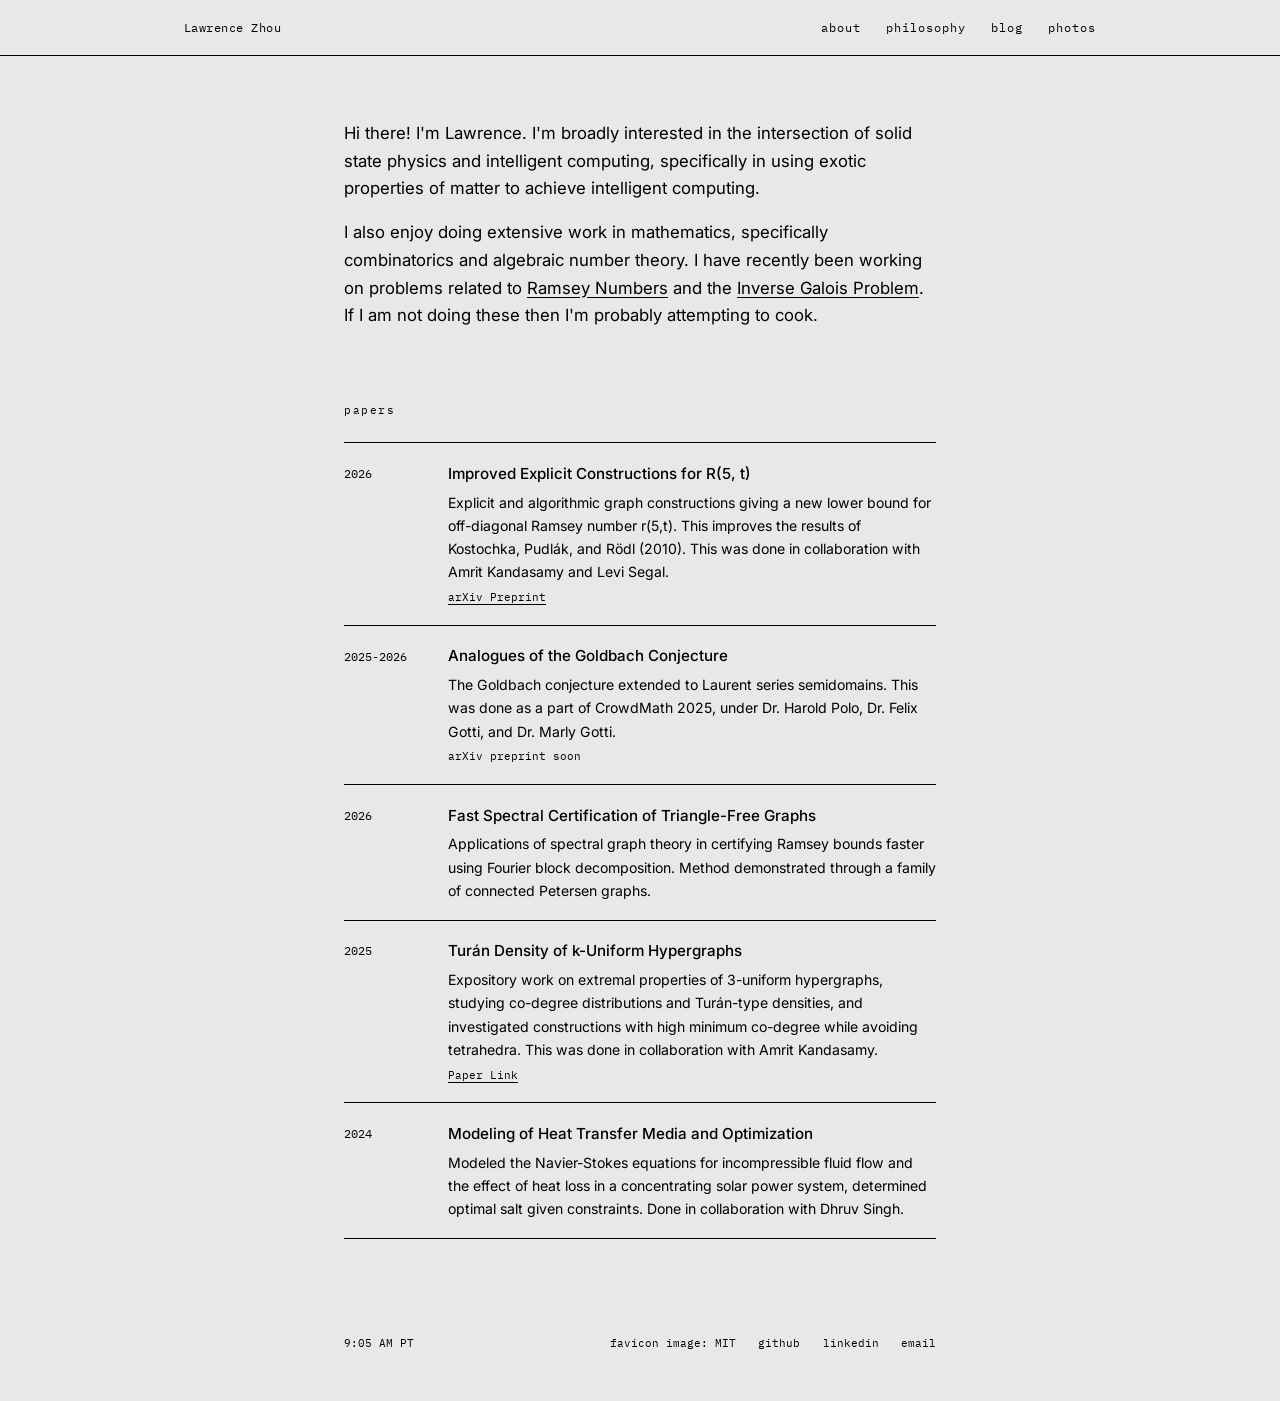
<file: index.html>
<!DOCTYPE html>
<html lang="en">
<head>
  <meta charset="UTF-8" />
  <meta name="viewport" content="width=device-width, initial-scale=1.0" />
  <title>Lawrence Zhou</title>
  <meta name="description" content="Lawrence Zhou" />
  <link rel="icon" href="favicon.png" type="image/png" />
  <link rel="preconnect" href="https://fonts.googleapis.com" />
  <link rel="preconnect" href="https://fonts.gstatic.com" crossorigin />
  <link href="https://fonts.googleapis.com/css2?family=Inter:wght@400;500&family=IBM+Plex+Mono:wght@400;500&display=swap" rel="stylesheet" />
  <link rel="stylesheet" href="css/styles.css" />
</head>
<body>

  <nav>
    <div class="nav-inner">
      <a class="nav-name" href="index.html">Lawrence Zhou</a>
      <ul class="nav-links">
        <li><a href="index.html" class="active">about</a></li>
        <li><a href="philosophy.html">philosophy</a></li>
        <li><a href="blog.html">blog</a></li>
        <li><a href="life.html">photos</a></li>
      </ul>
    </div>
  </nav>

  <main class="page">

    <!-- About -->
    <section class="intro reveal">
      <p>Hi there! I'm Lawrence. I'm broadly interested in the intersection of solid state physics and intelligent computing, specifically in using exotic properties of matter to achieve intelligent computing. </p>
      <p>I also enjoy doing extensive work in mathematics, specifically combinatorics and algebraic number theory. I have recently been working on problems related to <a href="https://mathworld.wolfram.com/RamseyNumber.html" target="_blank" rel="noopener" >Ramsey Numbers</a> and the <a href="https://mathworld.wolfram.com/InverseGaloisProblem.html" target="_blank" rel="noopener" >Inverse Galois Problem</a>. If I am not doing these then I'm probably attempting to cook. </p>
    </section>

    <!-- Projects: copy one <li> block to add another -->
    <section id="projects" class="reveal">
      <div class="label">
        <span>papers</span>
      </div>
      <ul class="entries" id="project-list">
        <li class="entry">
          <span class="year">2026</span>
          <div>
            <h3>Improved Explicit Constructions for R(5, t)</h3>
            <p>Explicit and algorithmic graph constructions giving a new lower bound for off-diagonal Ramsey number r(5,t). This improves the results of Kostochka, Pudlák, and Rödl (2010). This was done in collaboration with Amrit Kandasamy and Levi Segal. </p>
            <p class="where"><a href="https://arxiv.org/abs/2610.06969">arXiv Preprint</a></p>
          </div>
        </li>
        <li class="entry">
          <span class="year">2025-2026</span>
          <div>
            <h3>Analogues of the Goldbach Conjecture</h3>
            <p>The Goldbach conjecture extended to Laurent series semidomains. This was done as a part of CrowdMath 2025, under Dr. Harold Polo, Dr. Felix Gotti, and Dr. Marly Gotti. </p>
            <p class="where">arXiv preprint soon</p>
          </div>
        </li>
         <li class="entry">
          <span class="year">2026</span>
          <div>
            <h3>Fast Spectral Certification of Triangle-Free Graphs </h3>
            <p>Applications of spectral graph theory in certifying Ramsey bounds faster using Fourier block decomposition. Method demonstrated through a family of connected Petersen graphs. </p>
          </div>
        </li>
         <li class="entry">
          <span class="year">2025</span>
          <div>
            <h3> Turán Density of k-Uniform Hypergraphs </h3>
            <p>Expository work on extremal properties of 3-uniform hypergraphs, studying co-degree distributions and Turán-type densities, and investigated constructions with high minimum co-degree while avoiding tetrahedra. This was done in collaboration with Amrit Kandasamy.</p>
            <p class="where"> <a href="papers/turanpaper.pdf">Paper Link</a></p>
          </div>
        </li>
         <li class="entry">
          <span class="year">2024</span>
          <div>
            <h3>Modeling of Heat Transfer Media and Optimization </h3>
            <p>Modeled the Navier-Stokes equations for incompressible fluid flow and the effect of heat loss in a concentrating solar power system, determined optimal salt given constraints. Done in collaboration with Dhruv Singh. </p>
          </div>
         </li>
      </ul>
    </section>

  </main>

  <footer>
    <span id="clock"></span>
    <span>favicon image: MIT</span>
    <a href="https://github.com/lorizhou1" target="_blank" rel="noopener" >github</a>
    <a href="https://www.linkedin.com/in/lawrence-zhou-559408344" target="_blank" rel="noopener" >linkedin</a>
    <a href="mailto:contactlawrencezhou@gmail.com" >email</a>
  </footer>

  <script src="js/main.js"></script>
</body>
</html>
</file>
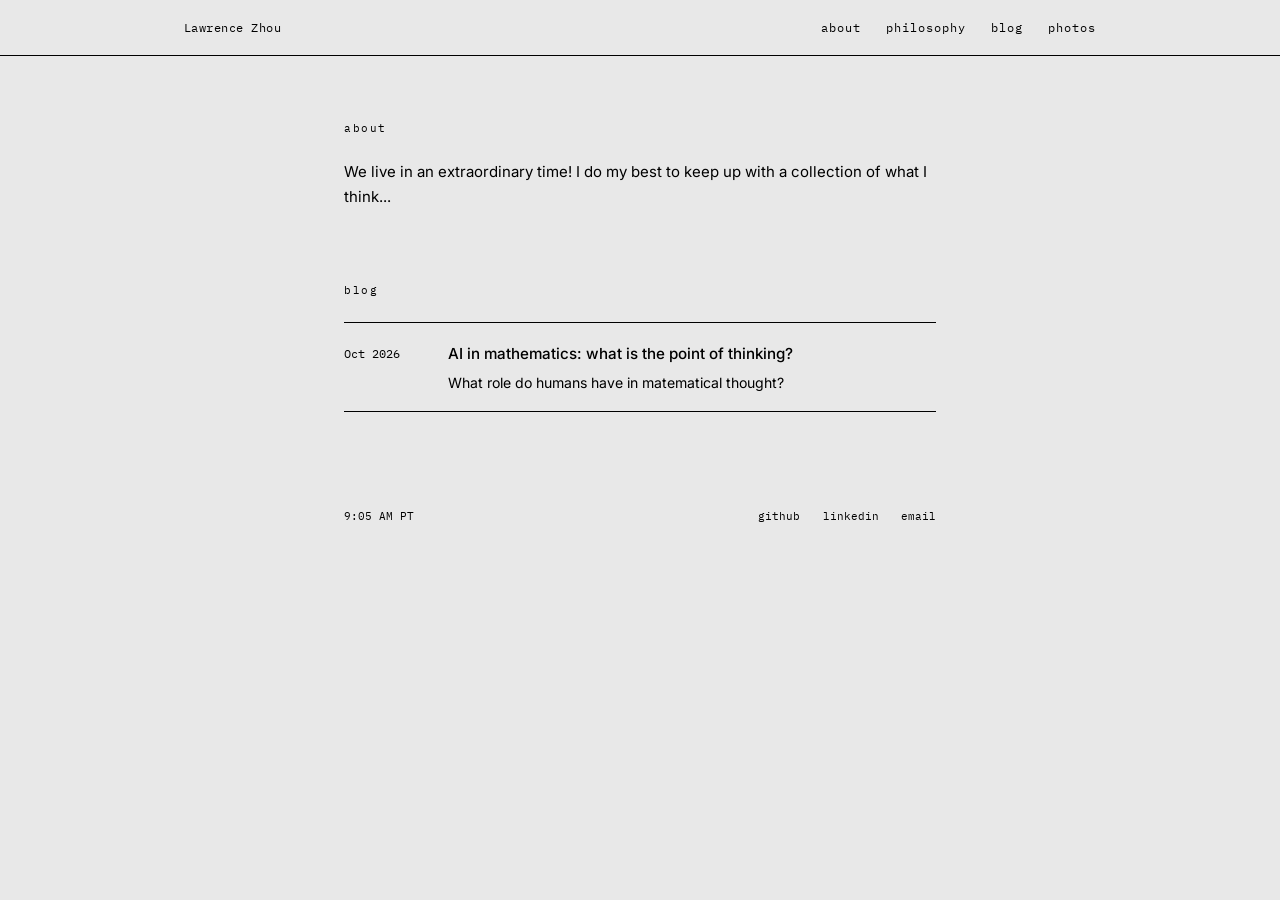
<file: blog.html>
<!DOCTYPE html>
<html lang="en">
<head>
  <meta charset="UTF-8" />
  <meta name="viewport" content="width=device-width, initial-scale=1.0" />
  <title>Blog — Lawrence Zhou</title>
  <meta name="description" content="Lawrence Zhou" />
  <link rel="icon" href="favicon.png" type="image/png" />
  <link rel="preconnect" href="https://fonts.googleapis.com" />
  <link rel="preconnect" href="https://fonts.gstatic.com" crossorigin />
  <link href="https://fonts.googleapis.com/css2?family=Inter:wght@400;500&family=IBM+Plex+Mono:wght@400;500&display=swap" rel="stylesheet" />
  <link rel="stylesheet" href="css/styles.css" />
</head>
<body>

  <nav>
    <div class="nav-inner">
      <a class="nav-name" href="index.html">Lawrence Zhou</a>
      <ul class="nav-links">
        <li><a href="index.html">about</a></li>
        <li><a href="philosophy.html">philosophy</a></li>
        <li><a href="blog.html" class="active">blog</a></li>
        <li><a href="life.html">photos</a></li>
      </ul>
    </div>
  </nav>

  <main class="page">
    <section class="reveal">
      <div class="label"><span>about</span></div>
      <div class="prose">
        <p>We live in an extraordinary time! I do my best to keep up with a collection of what I think... </p>
      </div>
    </section>
    <section class="reveal">
      <div class="label"><span>blog</span></div>
      <!-- Newest first. To add a post: copy posts/first-post.html, then add a line here. -->
      <ul class="entries">
        <li><a class="entry" href="posts/first-post.html">
          <span class="year">Oct 2026</span>
          <div><h3>AI in mathematics: what is the point of thinking? </h3><p>What role do humans have in matematical thought?</p></div>
        </a></li>
      </ul>
    </section>
  </main>

  <footer>
    <span id="clock"></span>
    <a href="https://github.com/lorizhou1" target="_blank" rel="noopener" >github</a>
    <a href="https://www.linkedin.com/in/lawrence-zhou-559408344" target="_blank" rel="noopener" >linkedin</a>
    <a href="mailto:contactlawrencezhou@gmail.com" >email</a>
  </footer>

  <script src="js/main.js"></script>
</body>
</html>
</file>
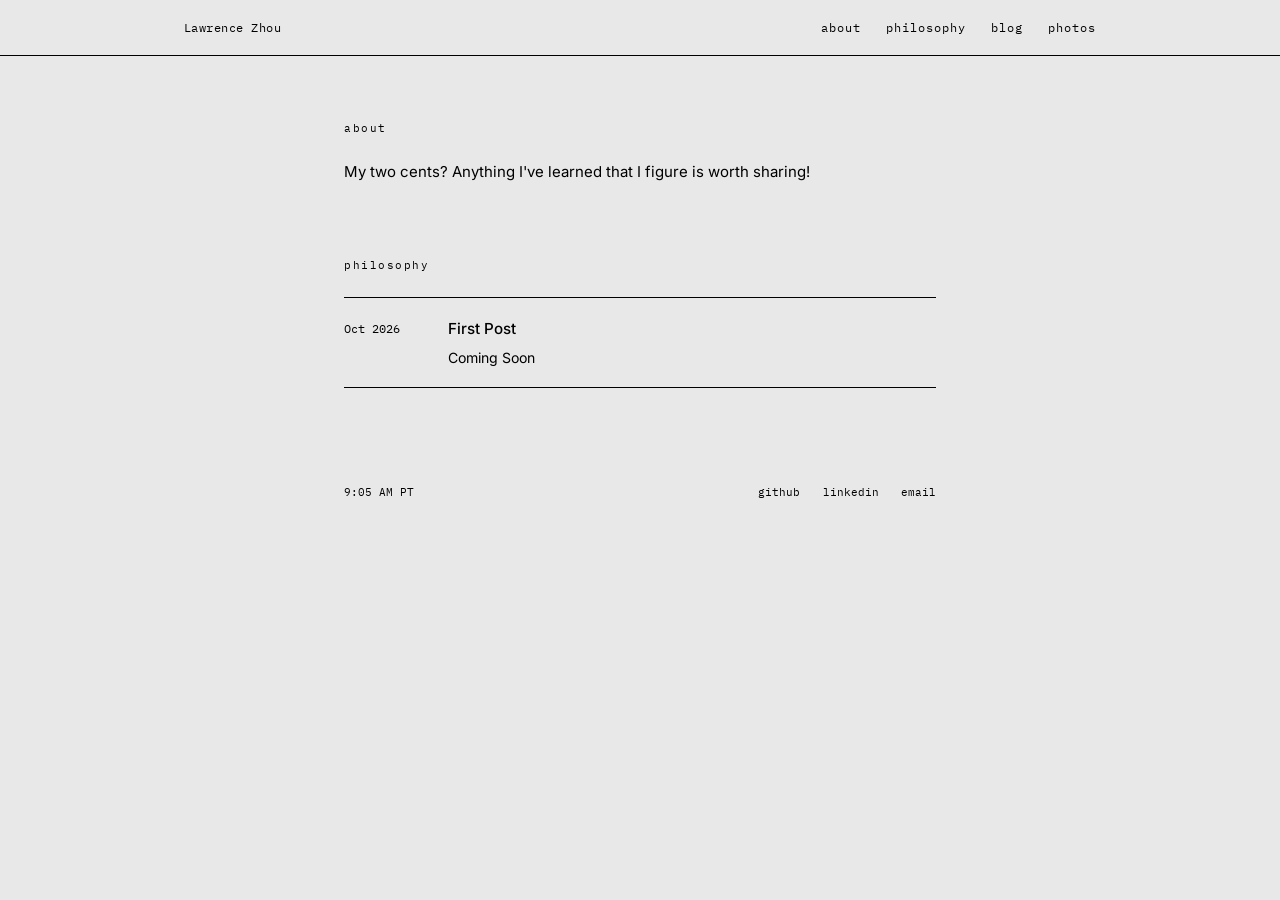
<file: philosophy.html>
<!DOCTYPE html>
<html lang="en">
<head>
  <meta charset="UTF-8" />
  <meta name="viewport" content="width=device-width, initial-scale=1.0" />
  <title>Philosophy — Lawrence Zhou</title>
  <meta name="description" content="Lawrence Zhou" />
  <link rel="icon" href="favicon.png" type="image/png" />
  <link rel="preconnect" href="https://fonts.googleapis.com" />
  <link rel="preconnect" href="https://fonts.gstatic.com" crossorigin />
  <link href="https://fonts.googleapis.com/css2?family=Inter:wght@400;500&family=IBM+Plex+Mono:wght@400;500&display=swap" rel="stylesheet" />
  <link rel="stylesheet" href="css/styles.css" />
</head>
<body>

  <nav>
    <div class="nav-inner">
      <a class="nav-name" href="index.html">Lawrence Zhou</a>
      <ul class="nav-links">
        <li><a href="index.html">about</a></li>
        <li><a href="philosophy.html" class="active">philosophy</a></li>
        <li><a href="blog.html">blog</a></li>
        <li><a href="life.html">photos</a></li>
      </ul>
    </div>
  </nav>

  <main class="page">
    <section class="reveal">
      <div class="label"><span>about</span></div>
      <div class="prose">
        <p>My two cents? Anything I've learned that I figure is worth sharing!</p>
        <p></p>
      </div>
    </section>
    <section class="reveal">
      <div class="label"><span>philosophy</span></div>
      <!-- Newest first. To add an idea: copy ideas/first-idea.html, then add a line here. -->
      <ul class="entries">
        <li><a class="entry" href="ideas/first-idea.html">
          <span class="year">Oct 2026</span>
          <div><h3>First Post</h3><p>Coming Soon</p></div>
        </a></li>

      </ul>
    </section>
  </main>

  <footer>
    <span id="clock"></span>
    <a href="https://github.com/lorizhou1" target="_blank" rel="noopener" >github</a>
    <a href="https://www.linkedin.com/in/lawrence-zhou-559408344" target="_blank" rel="noopener" >linkedin</a>
    <a href="mailto:contactlawrencezhou@gmail.com" >email</a>
  </footer>

  <script src="js/main.js"></script>
</body>
</html>
</file>
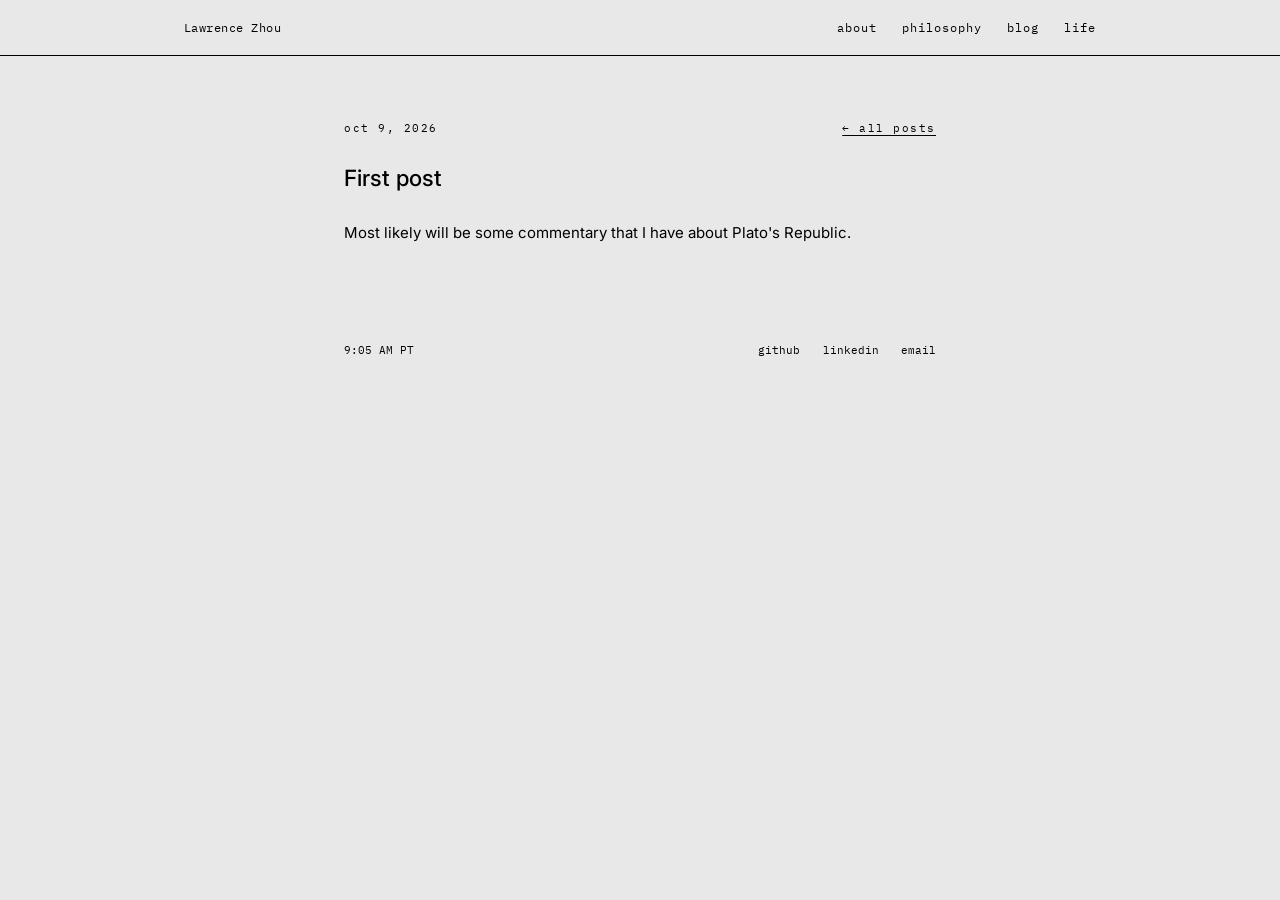
<file: ideas/first-idea.html>
<!DOCTYPE html>
<html lang="en">
<head>
  <meta charset="UTF-8" />
  <meta name="viewport" content="width=device-width, initial-scale=1.0" />
  <title>First post — Lawrence Zhou</title>
  <meta name="description" content="Lawrence Zhou" />
  <link rel="icon" href="../favicon.png" type="image/png" />
  <link rel="preconnect" href="https://fonts.googleapis.com" />
  <link rel="preconnect" href="https://fonts.gstatic.com" crossorigin />
  <link href="https://fonts.googleapis.com/css2?family=Inter:wght@400;500&family=IBM+Plex+Mono:wght@400;500&display=swap" rel="stylesheet" />
  <link rel="stylesheet" href="../css/styles.css" />
</head>
<body>

  <nav>
    <div class="nav-inner">
      <a class="nav-name" href="../index.html">Lawrence Zhou</a>
      <ul class="nav-links">
        <li><a href="../index.html">about</a></li>
        <li><a href="../philosophy.html">philosophy</a></li>
        <li><a href="../blog.html" class="active">blog</a></li>
        <li><a href="../life.html">life</a></li>
      </ul>
    </div>
  </nav>

  <main class="page">

    <article class="reveal">
      <div class="label"><span>oct 9, 2026</span><a href="../blog.html">← all posts</a></div>
      <h1 style="font-size:1.4rem;font-weight:500;margin-bottom:1.5rem">First post</h1>
      <div class="prose">
        <p>Most likely will be some commentary that I have about Plato's Republic.</p>
      </div>
    </article>
  </main>

  <footer>
    <span id="clock"></span>
    <a href="#">github</a>
    <a href="#">linkedin</a>
    <a href="mailto:you@example.com">email</a>
  </footer>

  <script src="../js/main.js"></script>
</body>
</html>
</file>
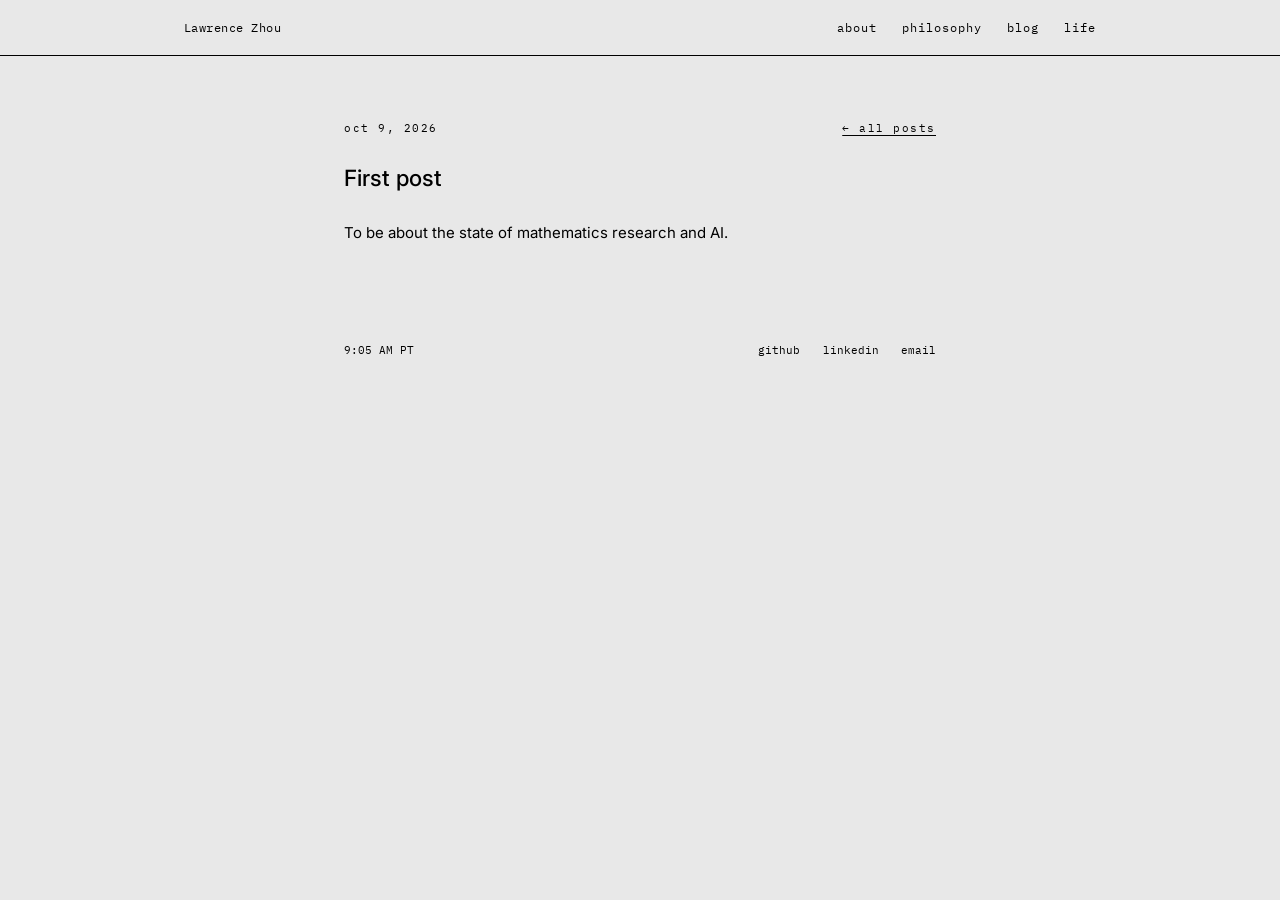
<file: posts/first-post.html>
<!DOCTYPE html>
<html lang="en">
<head>
  <meta charset="UTF-8" />
  <meta name="viewport" content="width=device-width, initial-scale=1.0" />
  <title>First post — Lawrence Zhou</title>
  <meta name="description" content="Lawrence Zhou" />
    <link rel="icon" href="../favicon.png" type="image/png" />
  <link rel="preconnect" href="https://fonts.googleapis.com" />
  <link rel="preconnect" href="https://fonts.gstatic.com" crossorigin />
  <link href="https://fonts.googleapis.com/css2?family=Inter:wght@400;500&family=IBM+Plex+Mono:wght@400;500&display=swap" rel="stylesheet" />
  <link rel="stylesheet" href="../css/styles.css" />
</head>
<body>

  <nav>
    <div class="nav-inner">
      <a class="nav-name" href="../index.html">Lawrence Zhou</a>
      <ul class="nav-links">
        <li><a href="../index.html">about</a></li>
        <li><a href="../philosophy.html">philosophy</a></li>
        <li><a href="../blog.html" class="active">blog</a></li>
        <li><a href="../life.html">life</a></li>
      </ul>
    </div>
  </nav>

  <main class="page">

    <article class="reveal">
      <div class="label"><span>oct 9, 2026</span><a href="../blog.html">← all posts</a></div>
      <h1 style="font-size:1.4rem;font-weight:500;margin-bottom:1.5rem">First post</h1>
      <div class="prose">
        <p>To be about the state of mathematics research and AI.</p>
      </div>
    </article>
  </main>

  <footer>
    <span id="clock"></span>
    <a href="#">github</a>
    <a href="#">linkedin</a>
    <a href="mailto:you@example.com">email</a>
  </footer>

  <script src="../js/main.js"></script>
</body>
</html>
</file>
<file: css/styles.css>
/* ─────────────────────────────────────────────
   styles.css — shared by every page
   ───────────────────────────────────────────── */

/* Design tokens: change these to re-theme the whole site */
:root {
  --bg:     #E8E8E8;   /* warm off-white page */
  --ink:    #000000;   /* main text */
  --ink-2:  #000000;   /* secondary text */
  --ink-3:  #000000;   /* faint text (years, labels) */
  --rule:   #000000;   /* thin divider lines */
  --f-sans: 'Inter', system-ui, sans-serif;
  --f-mono: 'IBM Plex Mono', ui-monospace, monospace;
  --nav-h:  56px;
  --w:      640px;     /* reading width */
}

* { box-sizing: border-box; margin: 0; padding: 0; }

/* Smooth crossfade between pages (Chrome/Edge/Safari) */
@view-transition { navigation: auto; }

html { scroll-behavior: smooth; scroll-padding-top: calc(var(--nav-h) + 1rem); }

body {
  background: var(--bg);
  color: var(--ink);
  font-family: var(--f-sans);
  font-size: 15px;
  line-height: 1.65;
  -webkit-font-smoothing: antialiased;
}

a { color: inherit; text-decoration: underline; text-decoration-color: var(--rule); text-underline-offset: 3px; transition: text-decoration-color .2s; }
a:hover { text-decoration-color: var(--ink); }

/* ── Top bar ─────────────────────────────────── */
nav {
  position: fixed; top: 0; left: 0; right: 0;
  height: var(--nav-h);
  background: rgba(232, 232, 232, 0.85);
  backdrop-filter: blur(8px);
  -webkit-backdrop-filter: blur(8px);
  border-bottom: 1px solid var(--rule);
  z-index: 1000;
}
.nav-inner {
  max-width: 960px; height: 100%;
  margin: 0 auto; padding: 0 1.5rem;
  display: flex; align-items: center; justify-content: space-between;
}
.nav-name { font-family: var(--f-mono); font-size: .78rem; letter-spacing: .04em; text-decoration: none; }
.nav-links { display: flex; gap: 1.6rem; list-style: none; }
.nav-links a {
  font-family: var(--f-mono); font-size: .72rem; letter-spacing: .08em;
  color: var(--ink-3); text-decoration: none; transition: color .2s;
}
.nav-links a:hover, .nav-links a.active { color: var(--ink); }

/* ── Page layout ─────────────────────────────── */
main.page {
  max-width: var(--w);
  margin: 0 auto;
  padding: calc(var(--nav-h) + 4rem) 1.5rem 6rem;
}
section + section { margin-top: 4.5rem; }

.label {
  font-family: var(--f-mono); font-size: .68rem; letter-spacing: .14em;
  text-transform: lowercase; color: var(--ink-3);
  margin-bottom: 1.4rem;
  display: flex; justify-content: space-between; align-items: center;
}
.intro { font-size: 1.05rem; }
.intro p + p, .prose p + p { margin-top: 1rem; }
.prose { color: var(--ink-2); }

/* Small text button (used for "shuffle") */
.text-btn {
  font-family: var(--f-mono); font-size: .66rem; letter-spacing: .12em;
  color: var(--ink-3); background: none; border: 1px solid var(--rule);
  padding: .3rem .7rem; cursor: pointer; transition: color .2s, border-color .2s;
}
.text-btn:hover { color: var(--ink); border-color: var(--ink-2); }

/* ── Entry list: projects, blog posts ────────── */
.entries { list-style: none; }
.entry {
  display: grid;
  grid-template-columns: 5.5rem 1fr;   /* year column + content */
  gap: 1rem;
  padding: 1.1rem 0;
  border-top: 1px solid var(--rule);
}
.entry:last-child { border-bottom: 1px solid var(--rule); }
.entry .year { font-family: var(--f-mono); font-size: .72rem; color: var(--ink-3); padding-top: .2rem; }
.entry h3 { font-size: .95rem; font-weight: 500; }
.entry p { color: var(--ink-2); font-size: .88rem; margin-top: .3rem; }
.entry .where { font-family: var(--f-mono); font-size: .68rem; color: var(--ink-3); margin-top: .35rem; }
a.entry { text-decoration: none; transition: background .2s; }
a.entry:hover h3 { text-decoration: underline; text-underline-offset: 3px; }

/* ── Footer ──────────────────────────────────── */
footer {
  max-width: var(--w); margin: 0 auto; padding: 0 1.5rem 3rem;
  display: flex; gap: 1.4rem;
  font-family: var(--f-mono); font-size: .68rem; color: var(--ink-3);
}
footer a { text-decoration: none; }
footer a:hover { color: var(--ink); }
#clock { margin-right: auto; }

/* ── Fade-in on scroll ───────────────────────── */
@media (prefers-reduced-motion: no-preference) {
  .reveal { opacity: 0; transform: translateY(12px); transition: opacity .6s ease, transform .6s ease; }
  .reveal.visible { opacity: 1; transform: none; }
}

/* ── Phones ──────────────────────────────────── */
@media (max-width: 560px) {
  .nav-links { gap: 1rem; }
  .nav-name { display: none; }          /* not enough room for name + 4 links */
  .nav-inner { justify-content: center; }
  .entry { grid-template-columns: 1fr; gap: .2rem; }
}
</file>
